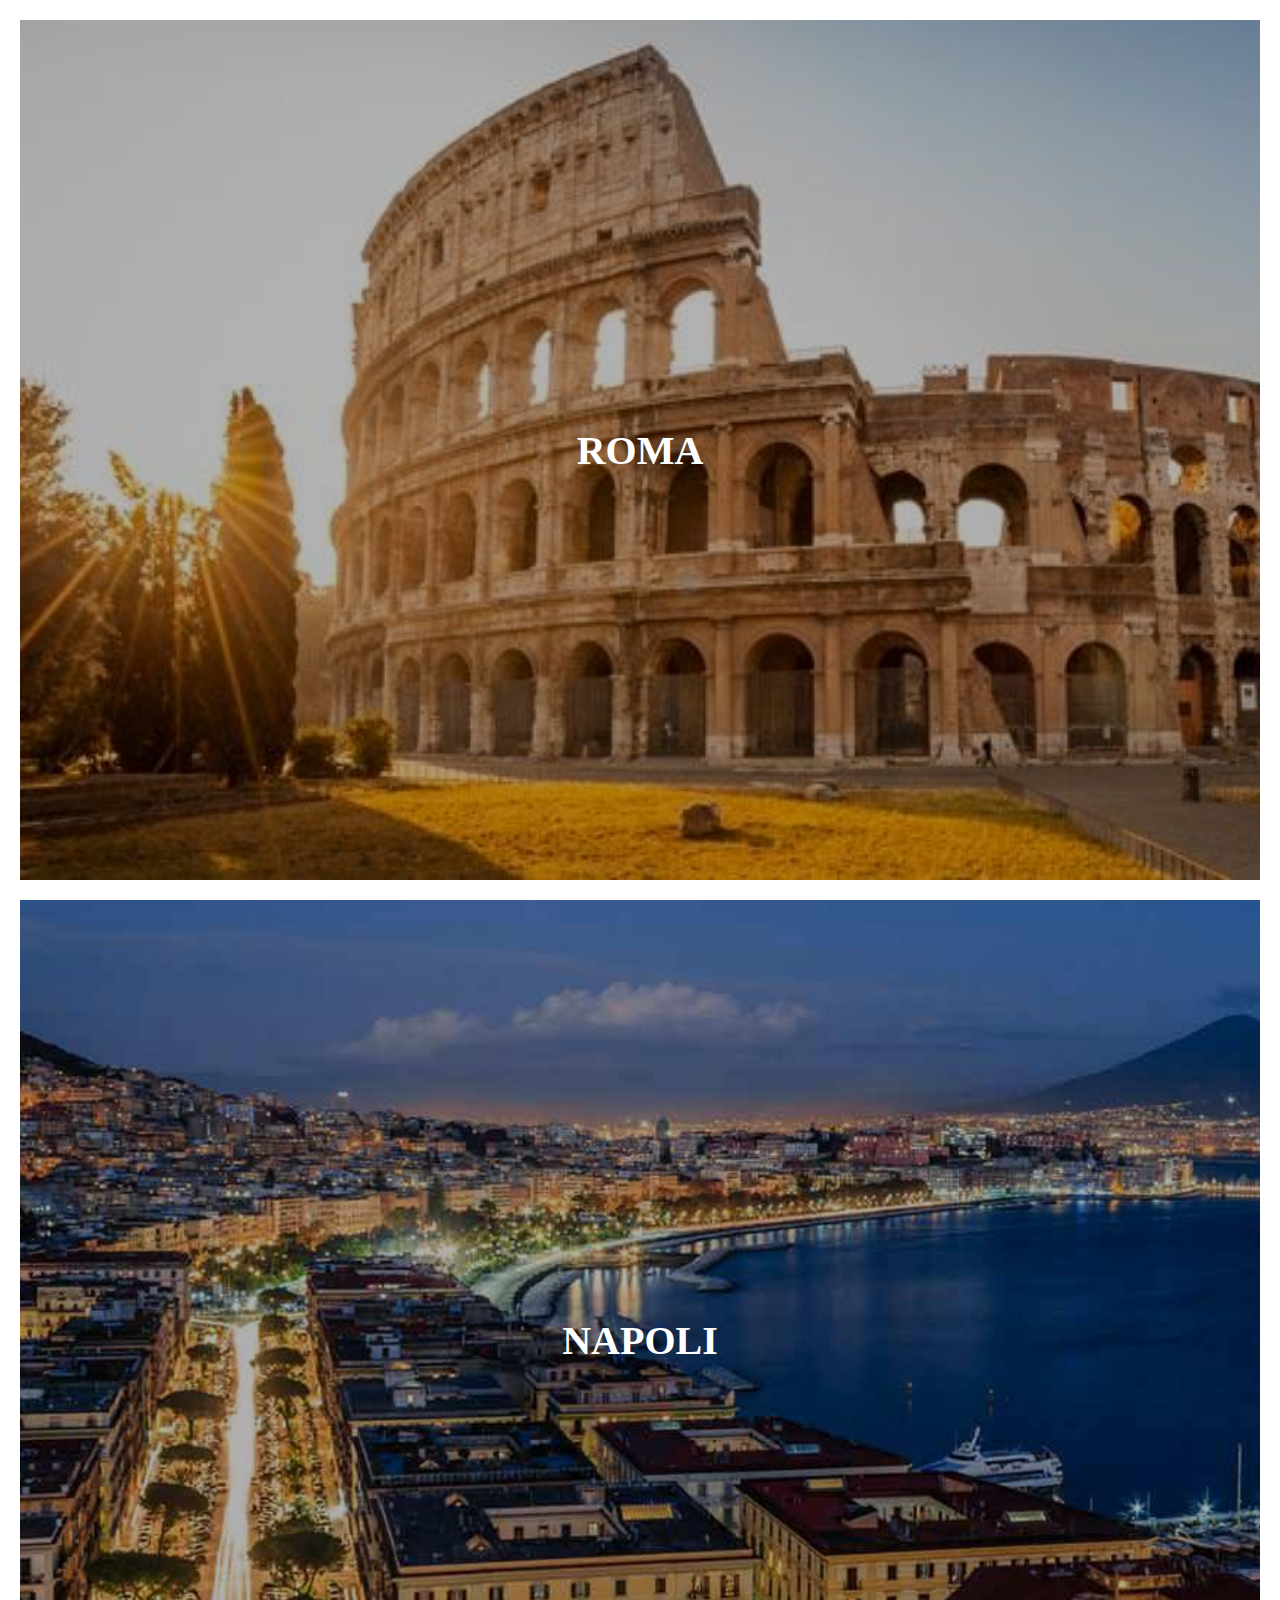
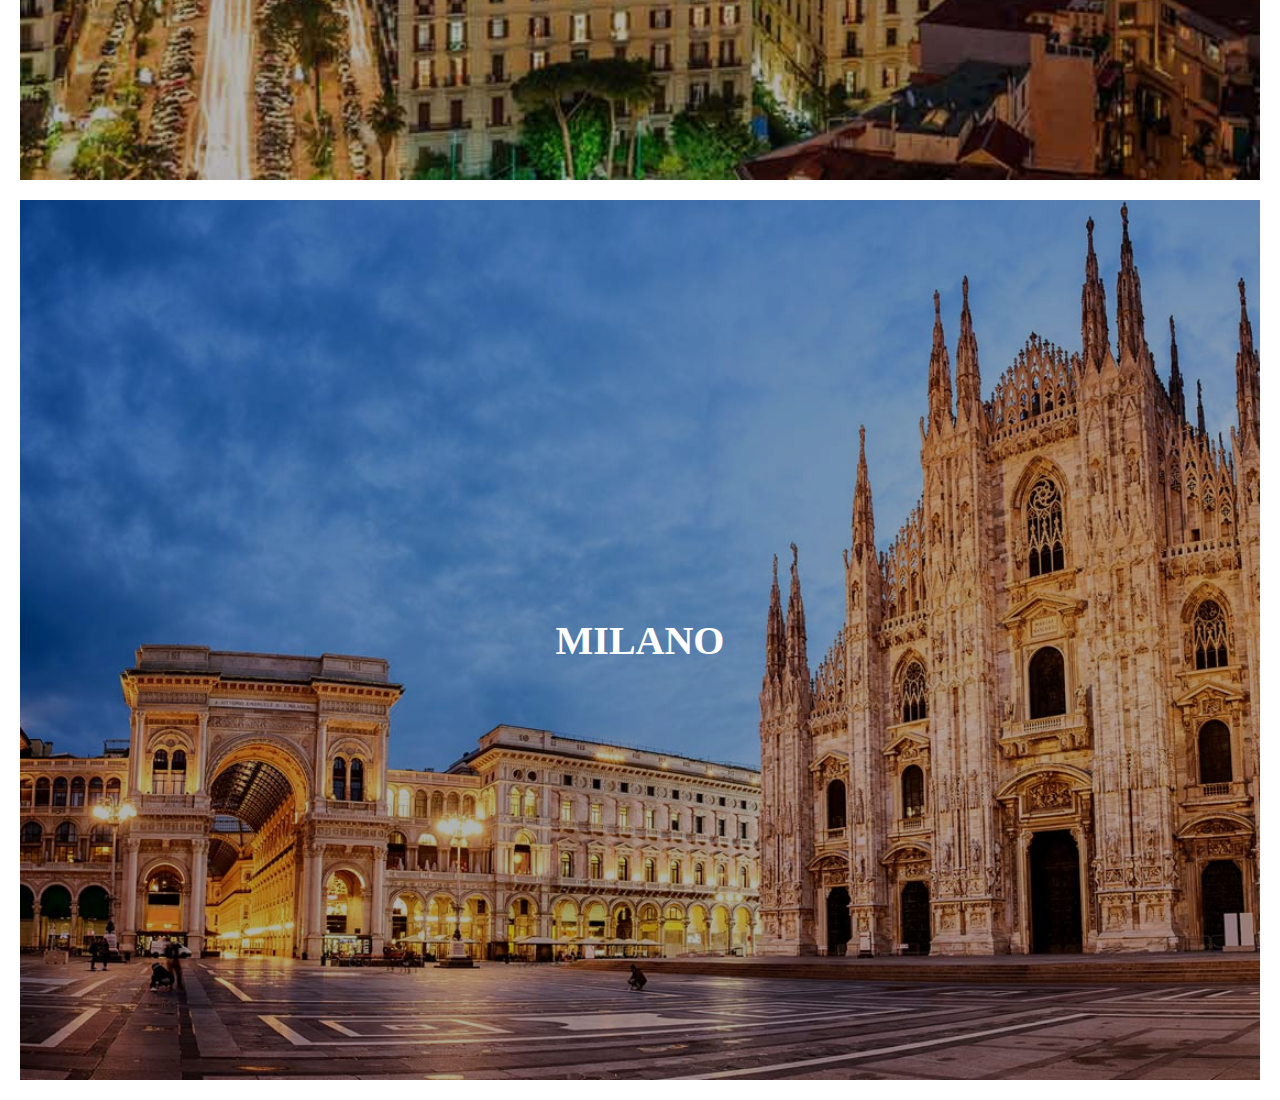
<file: 1-blocco-moderno/index.html>
<!DOCTYPE html>
<html lang="en">
<head>
    <meta charset="UTF-8">
    <meta http-equiv="X-UA-Compatible" content="IE=edge">
    <meta name="viewport" content="width=device-width, initial-scale=1.0">
    <title>Document</title>

    <link rel="stylesheet" href="https://cdnjs.cloudflare.com/ajax/libs/font-awesome/6.1.1/css/all.min.css" integrity="sha512-KfkfwYDsLkIlwQp6LFnl8zNdLGxu9YAA1QvwINks4PhcElQSvqcyVLLD9aMhXd13uQjoXtEKNosOWaZqXgel0g==" crossorigin="anonymous" referrerpolicy="no-referrer" />
    <link rel="stylesheet" href="css/style.css">
</head>
<body>

    <main>
        <section id="roma">
            <h2>Roma</h2>

            <div class="overlay"></div>
        </section>

        <section id="napoli">
            <h2>Napoli</h2>

            <div class="overlay"></div>
        </section>

        <section id="milano">
            <h2>Milano</h2>

            <div class="overlay"></div>
        </section>
    </main>

</body>
</html>
</file>
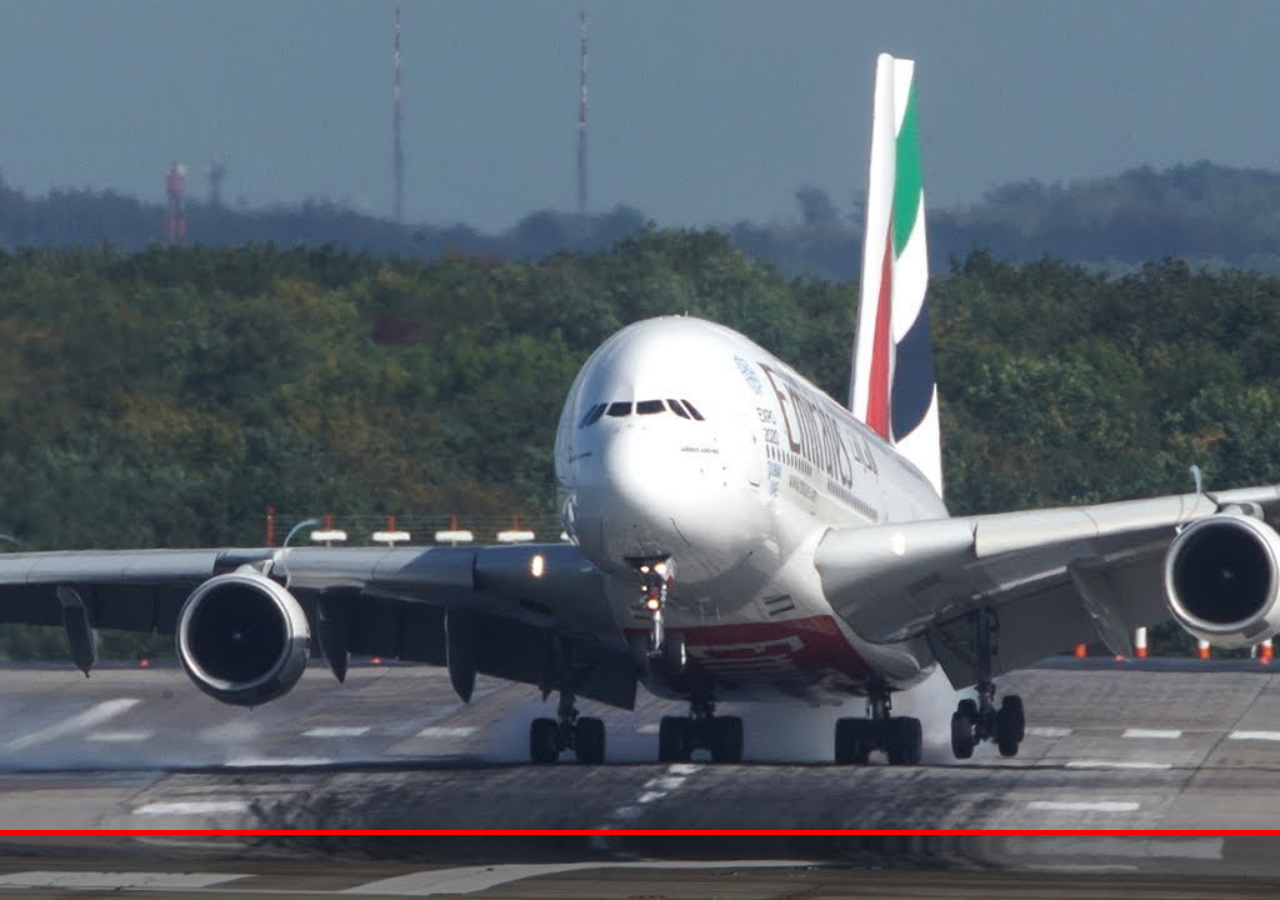
<file: 2-youtube/index.html>
<!DOCTYPE html>
<html lang="en">
<head>
    <meta charset="UTF-8">
    <meta http-equiv="X-UA-Compatible" content="IE=edge">
    <meta name="viewport" content="width=device-width, initial-scale=1.0">
    <title>Document</title>

    <link rel="stylesheet" href="https://cdnjs.cloudflare.com/ajax/libs/font-awesome/6.1.1/css/all.min.css" integrity="sha512-KfkfwYDsLkIlwQp6LFnl8zNdLGxu9YAA1QvwINks4PhcElQSvqcyVLLD9aMhXd13uQjoXtEKNosOWaZqXgel0g==" crossorigin="anonymous" referrerpolicy="no-referrer" />
    <link rel="stylesheet" href="css/style.css">
</head>
<body>

    <div class="app-container">
        <div class="player">
            <span class="player-icon">
                <i class="fa-solid fa-play"></i>
            </span>
        </div>
    </div>

</body>
</html>
</file>
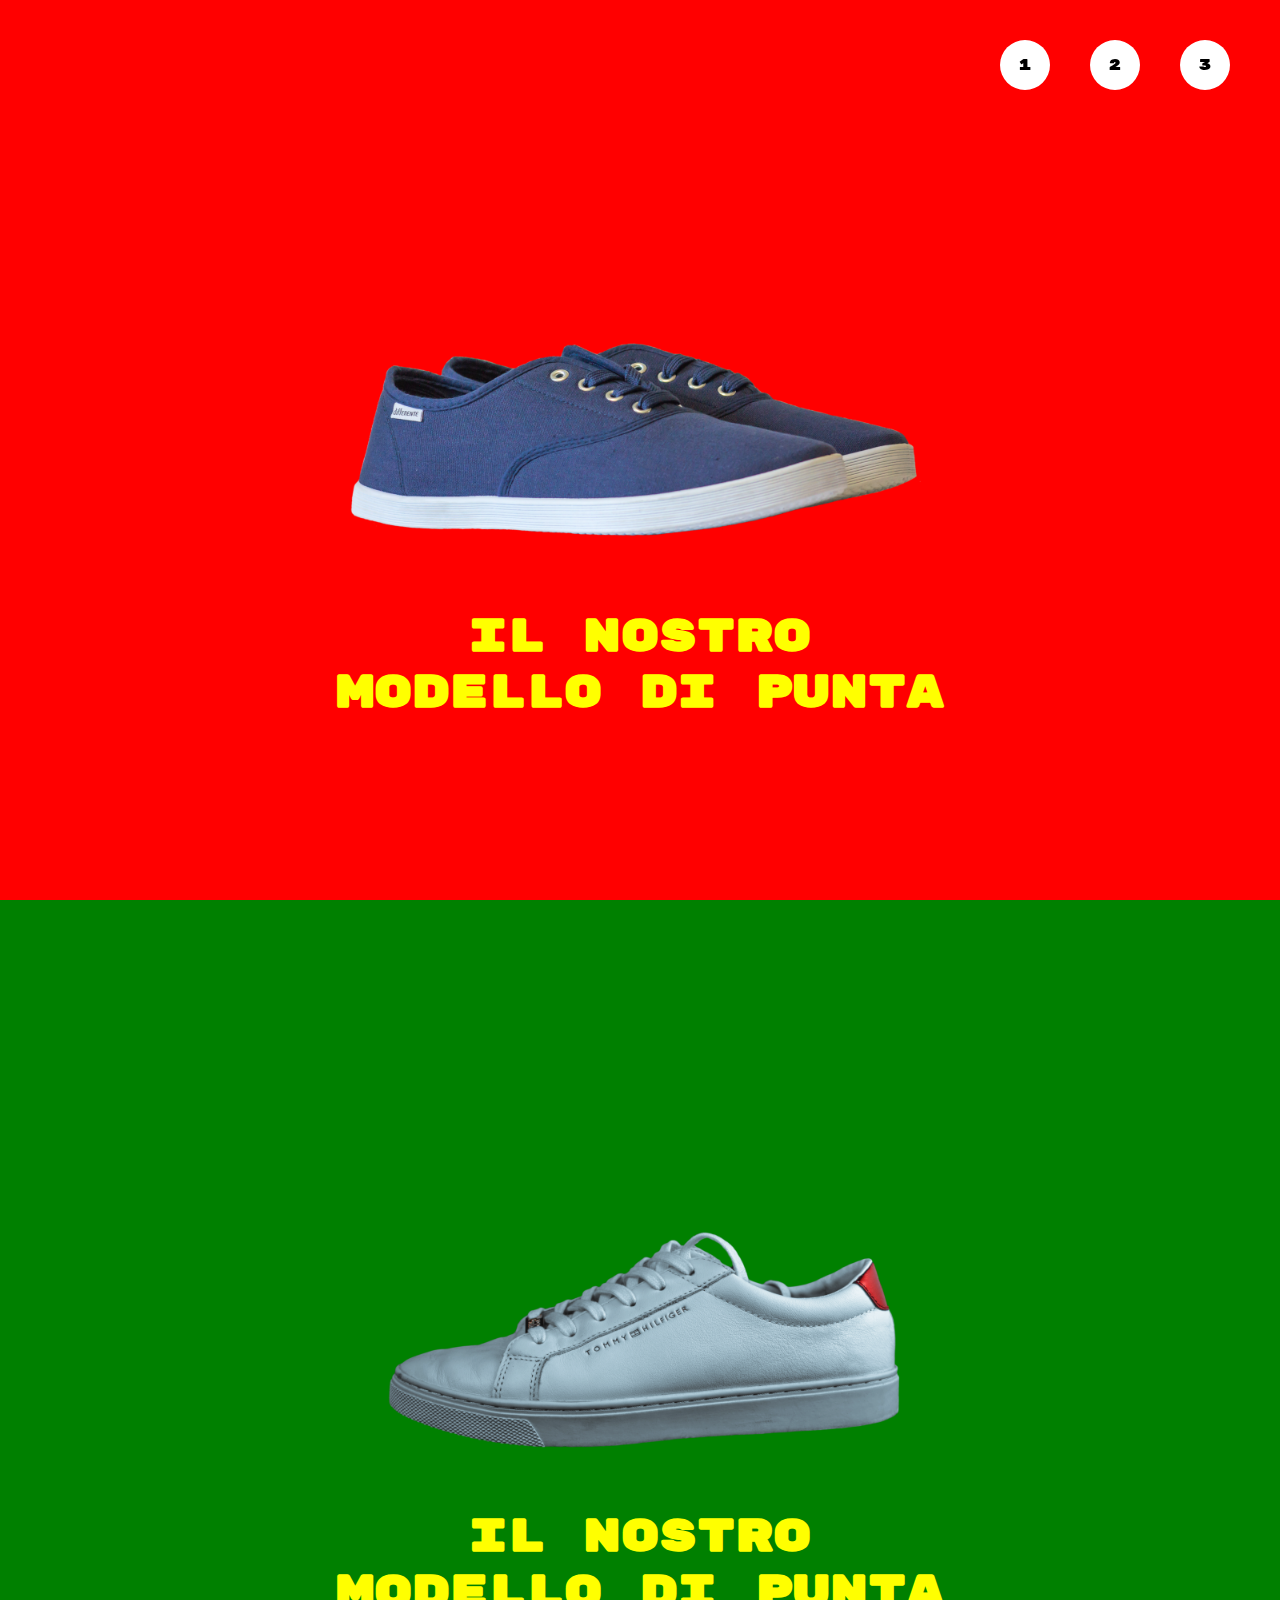
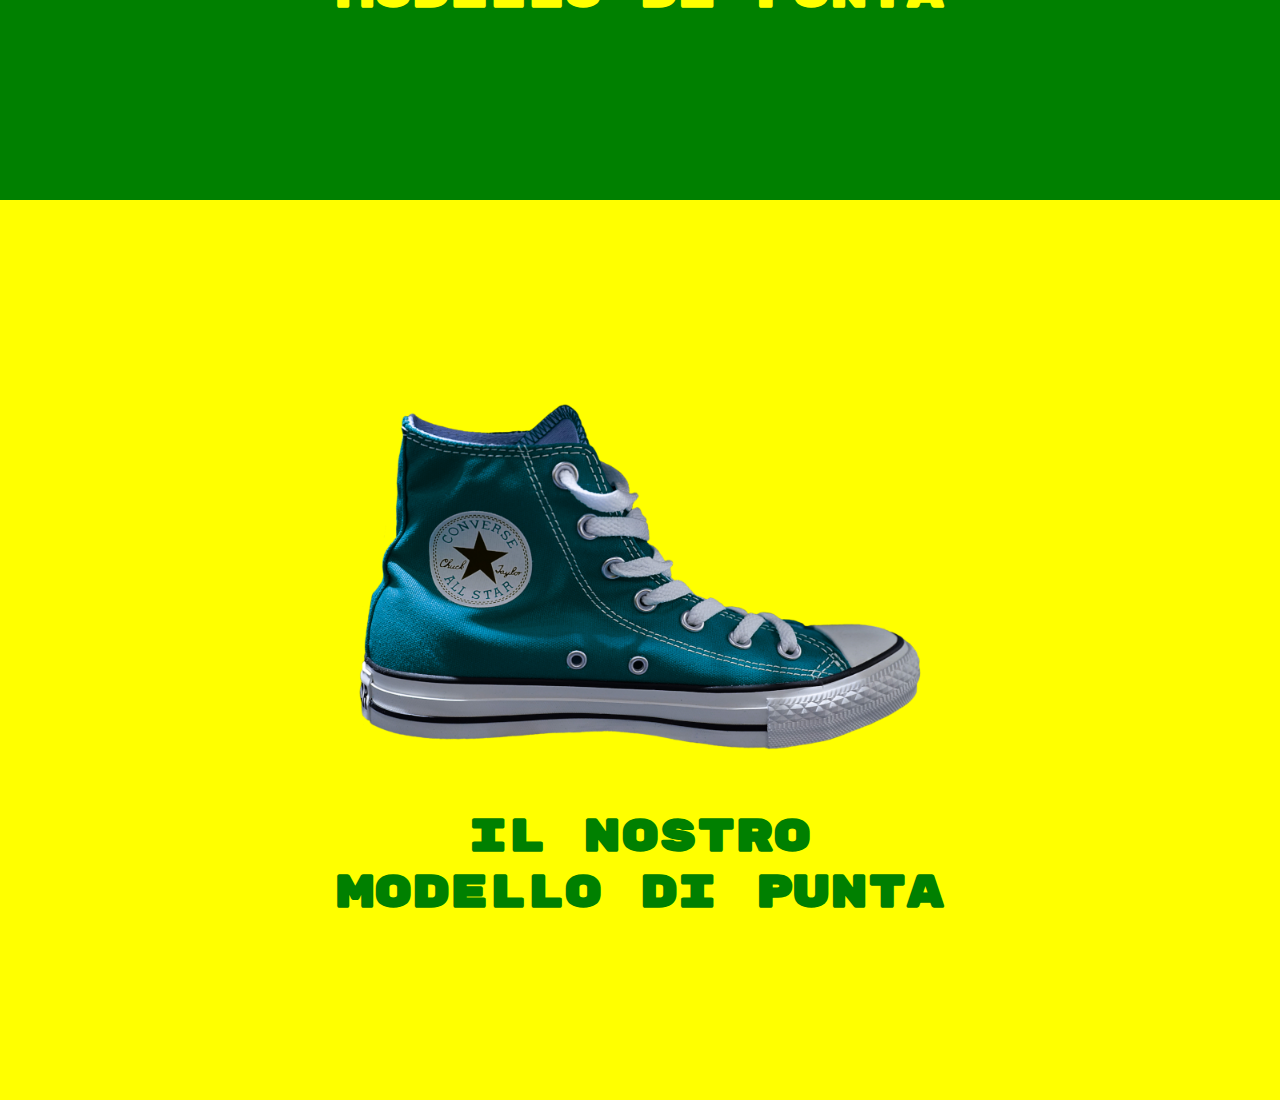
<file: 3-shoes/index.html>
<!DOCTYPE html>
<html lang="en">
<head>
    <meta charset="UTF-8">
    <meta http-equiv="X-UA-Compatible" content="IE=edge">
    <meta name="viewport" content="width=device-width, initial-scale=1.0">
    <title>Document</title>

    <link rel="preconnect" href="https://fonts.googleapis.com">
    <link rel="preconnect" href="https://fonts.gstatic.com" crossorigin>
    <link href="https://fonts.googleapis.com/css2?family=Rubik+Mono+One&display=swap" rel="stylesheet">
    <link rel="stylesheet" href="https://cdnjs.cloudflare.com/ajax/libs/font-awesome/6.1.1/css/all.min.css" integrity="sha512-KfkfwYDsLkIlwQp6LFnl8zNdLGxu9YAA1QvwINks4PhcElQSvqcyVLLD9aMhXd13uQjoXtEKNosOWaZqXgel0g==" crossorigin="anonymous" referrerpolicy="no-referrer" />
    <link rel="stylesheet" href="css/style.css">
</head>
<body>

    <!-- NAV -->
    <nav>
        <ul>
            <li>
                <a href="#shoe-1">1</a>
            </li>

            <li>
                <a href="#shoe-2">2</a>
            </li>

            <li>
                <a href="#shoe-3">3</a>
            </li>
        </ul>
    </nav>

    <!-- MAIN -->
    <main>
        <section id="shoe-1">
            <div class="section-container">
               <img src="img/01.png" alt="Scarpa 1">
               <h2>Il nostro modello di punta</h2>
            </div>
        </section>

        <section id="shoe-2">
            <div class="section-container">
                <img src="img/02.png" alt="Scarpa 2">
                <h2>Il nostro modello di punta</h2>
             </div>
        </section>

        <section id="shoe-3">
            <div class="section-container">
                <img src="img/03.png" alt="Scarpa 3">
                <h2>Il nostro modello di punta</h2>
             </div>
        </section>
    </main>

</body>
</html>
</file>
<file: 1-blocco-moderno/css/style.css>
* {
    margin: 0;
    padding: 0;
    box-sizing: border-box;
}

.overlay {
    width: 100%;
    height: 100%;
    background-color: rgba(0, 0, 0, 0.3);
}

section {
    width: 100%;
    height: 100vh;
    border-bottom: 20px solid white;
    border-right: 20px solid white;
    border-left: 20px solid white;
    background-repeat: no-repeat;
    background-size: cover;
    position: relative;
}
section:first-child {
    border-top: 20px solid white;
}

h2 {
    font-size: 40px;
    text-transform: uppercase;
    position: absolute;
    left: 50%;
    top: 50%;
    transform: translate(-50%, -50%);
    color: white;
}

#roma {
    background-image: url("../img/roma.jpg");
}
#napoli {
    background-image: url("../img/napoli.jpg");
}
#milano {
    background-image: url("../img/milano.jpg");
}
</file>
<file: 2-youtube/css/style.css>
* {
    margin: 0;
    padding: 0;
    box-sizing: border-box;
}

.app-container {
    width: 100%;
    height: 100vh;
    background-image: url('../img/flight.jpg');
    background-repeat: no-repeat;
    background-size: cover;
    background-position: center;
    position: relative;
}

.player {
    height: 70px;
    width: 100%;
    background-color: rgba(0, 0, 0, 0.4);
    position: absolute;
    bottom: 0;
    left: 0;
    border-top: 5px solid red;
    line-height: 70px;
    padding: 0 20px;
}

.player-icon {
    font-size: 40px;
    color: white;
}
</file>
<file: 3-shoes/css/style.css>
/* RESET */
* {
    margin: 0;
    padding: 0;
    box-sizing: border-box;
}

/* COMMON */
body {
    font-family: 'Rubik Mono One', sans-serif;
}

img {
    width: 100%;
}

ul {
    list-style-type: none;
}

/* NAV */
nav {
    position: fixed;
    top: 40px;
    right: 30px;
    z-index: 50;
}

nav ul {
    display: flex;
}
nav li {
    margin: 0 20px;
}
nav a {
    width: 50px;
    height: 50px;
    border-radius: 50%;
    line-height: 50px;
    text-align: center;
    background-color: white;
    display: inline-block;
    text-decoration: none;
    color: black;
}

/* MAIN */
section {
    width: 100%;
    height: 100vh;
    position: relative;
}

.section-container {
    width: 50%;
    position: absolute;
    top: 50%;
    left: 50%;
    transform: translate(-50%, -50%);
    text-align: center;
}

h2 {
    font-size: 45px;
}

#shoe-1 {
    background-color: red;
    color: yellow;
}
#shoe-2 {
    background-color: green;
    color: yellow;
}
#shoe-3 {
    background-color: yellow;
    color: green;
}
</file>
